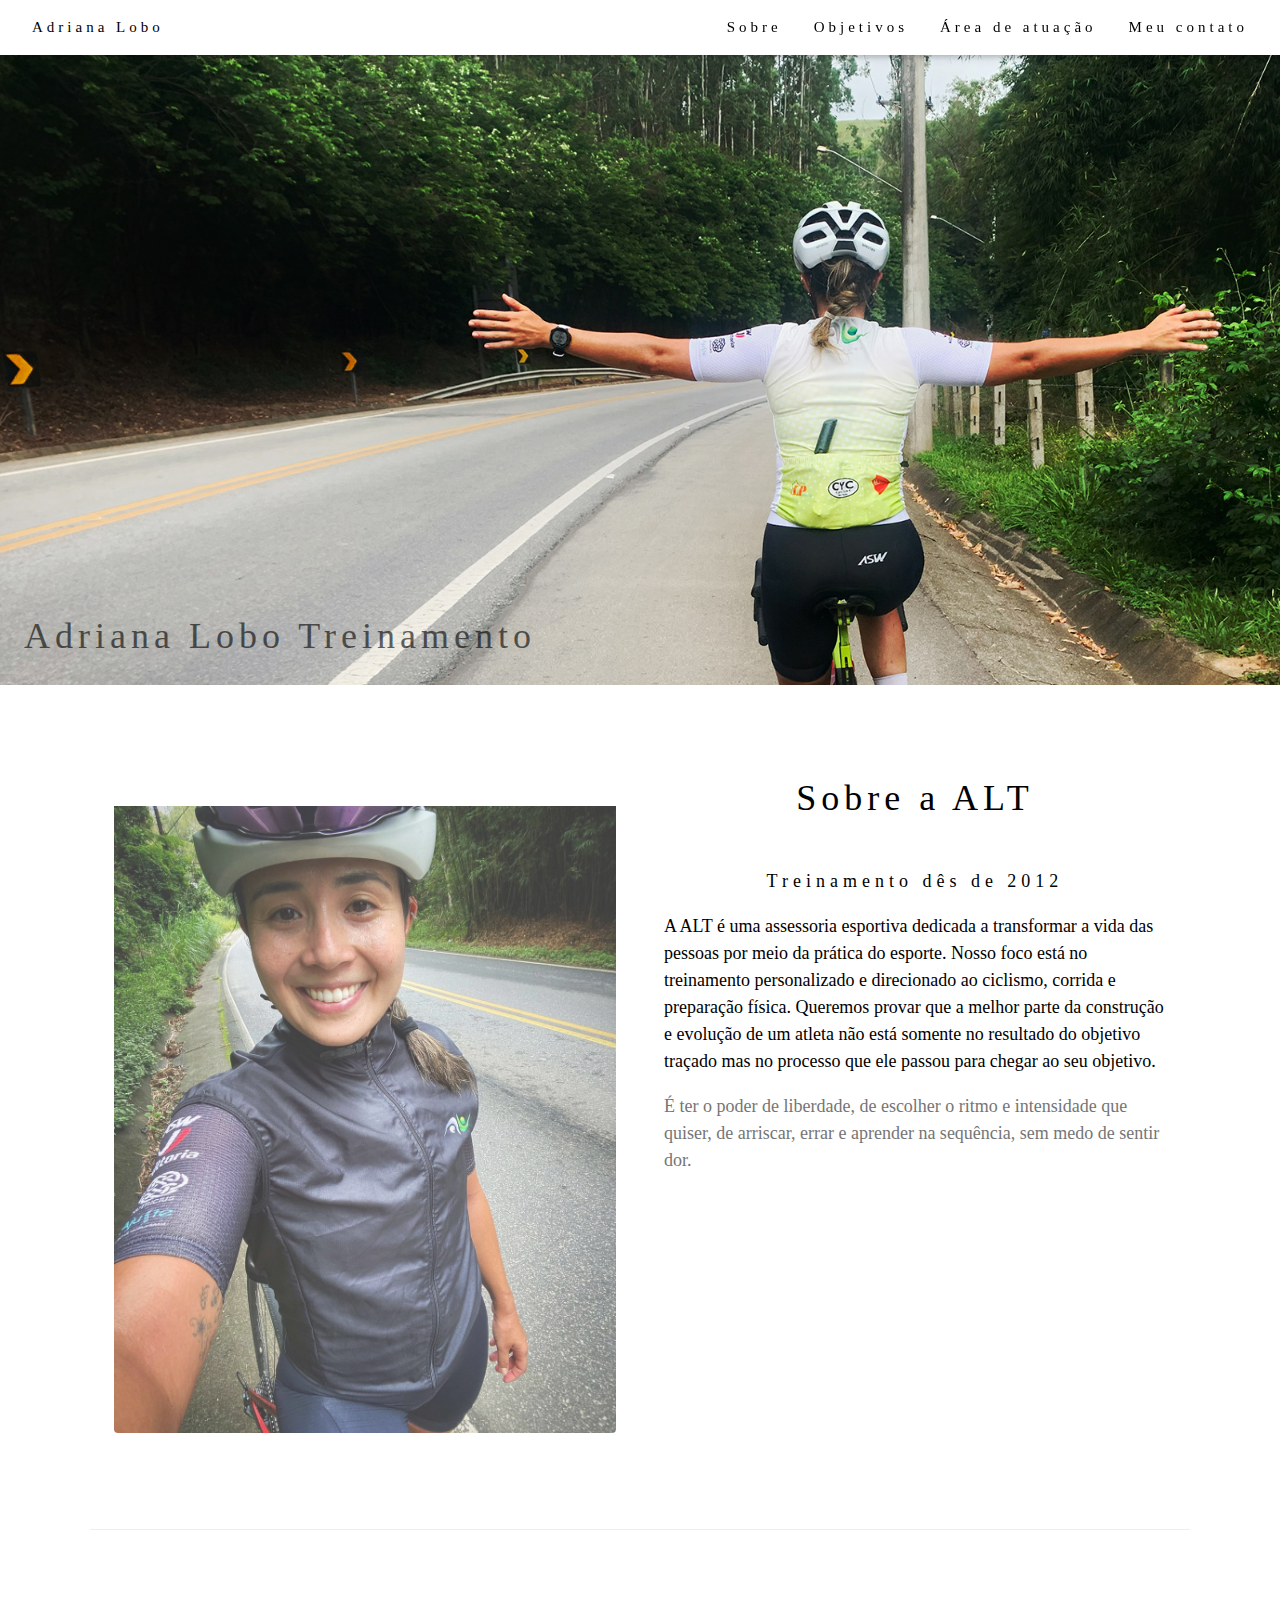
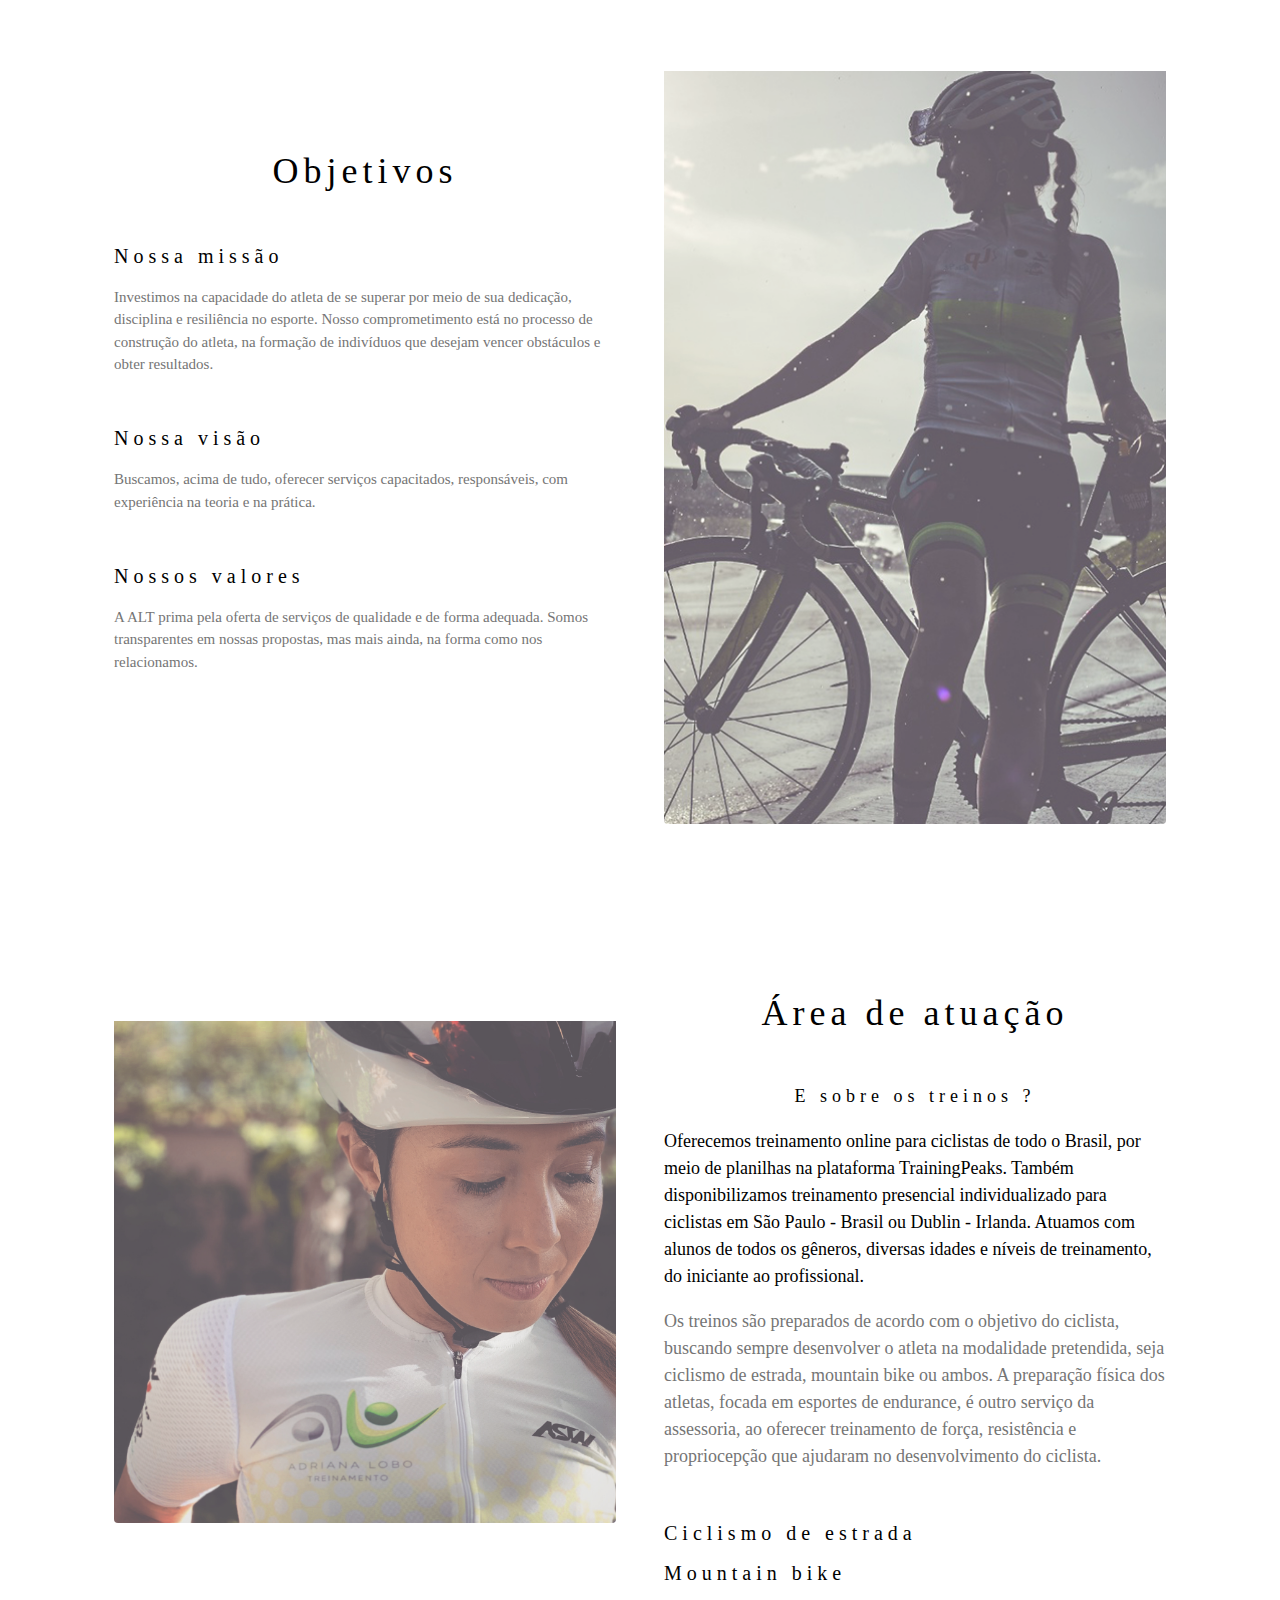
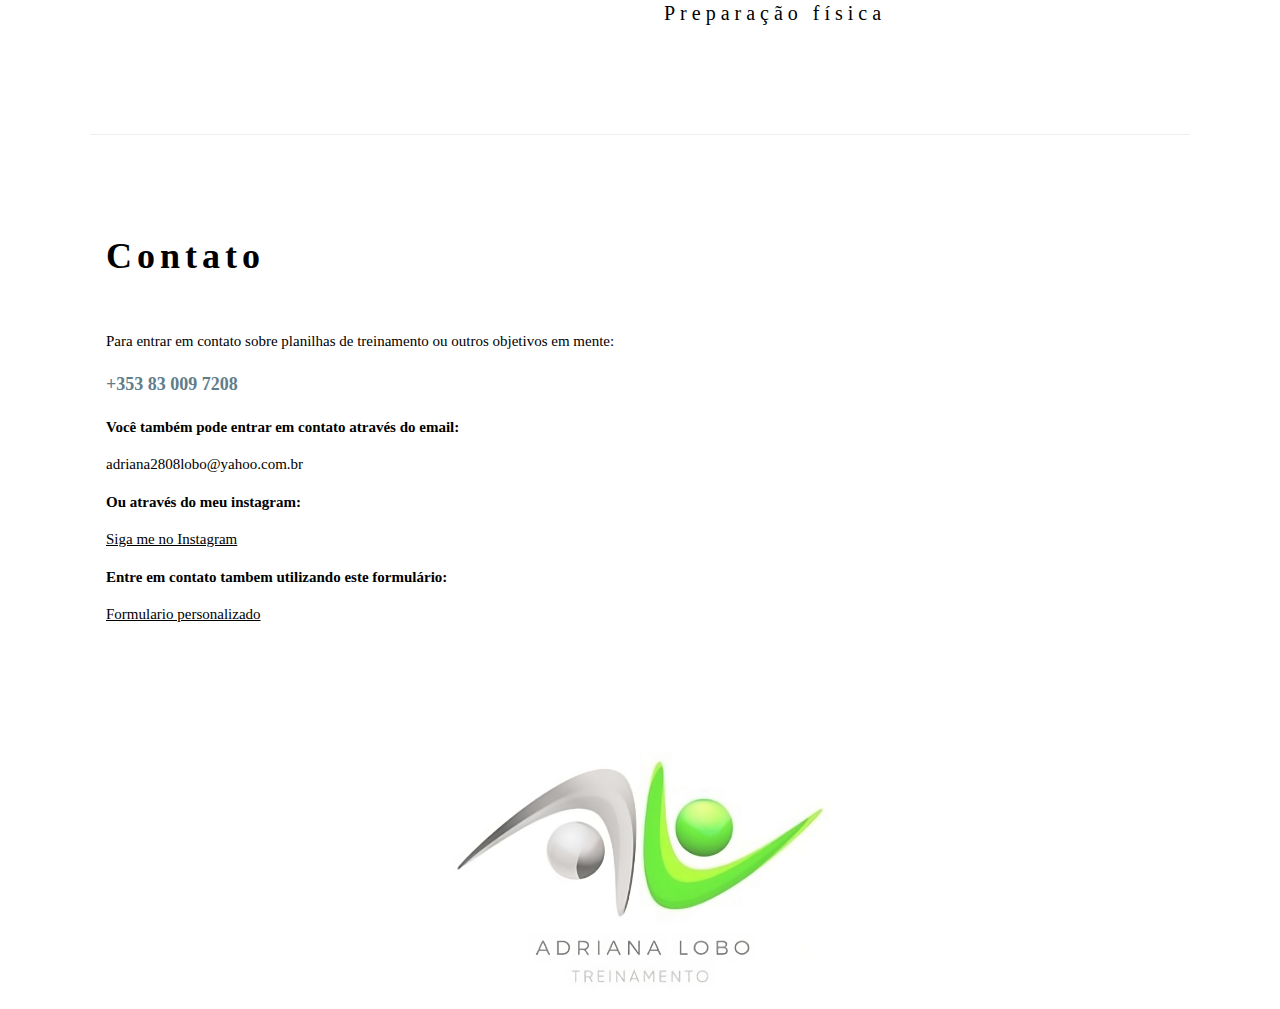
<file: index.html>
<!DOCTYPE html>
<html>
<head>
<title>Adriana lobo treinamento</title>
<meta charset="UTF-8">
<meta name="viewport" content="width=device-width, initial-scale=1">
<link rel="stylesheet" href="w3.css">
<link href="style.css" rel="stylesheet">
<style>
body {font-family: "Times New Roman", Georgia, Serif;}
h1, h2, h3, h4, h5, h6 {
  font-family: "Playfair Display";
  letter-spacing: 5px;
}
</style>
</head>
<body>

<!-- Navbar (sit on top) -->
<div class="w3-top">
  <div class="w3-bar w3-white w3-padding w3-card" style="letter-spacing:4px;">
    <a href="#home" class="w3-bar-item w3-button">Adriana Lobo</a>
    <!-- Right-sided navbar links. Hide them on small screens -->
    <div class="w3-right w3-hide-small">
      <a href="#about" class="w3-bar-item w3-button">Sobre</a>
      <a href="#objetivos" class="w3-bar-item w3-button">Objetivos</a>
      <a href="#area" class="w3-bar-item w3-button">Área de atuação</a>
      <a href="#contact" class="w3-bar-item w3-button">Meu contato</a>
    </div>
  </div>
</div>

<!-- Header -->
<header class="w3-display-container w3-content w3-wide" style="max-width:1600px;min-width:500px" id="home">
  <img class="w3-image" src="images\imagem2.jpg" alt="Adriana lobo treinamento" width="1600" height="800">
  <div class="w3-display-bottomleft w3-padding-large w3-opacity">
    <section id="textoup">
    <h1 class="w3-xxlarge">Adriana Lobo Treinamento</h1>
  </section>
  </div>
</header>

<!-- Page content -->
<div class="w3-content" style="max-width:1100px">

  <!-- About Section -->
  <div class="w3-row w3-padding-64" id="about">
    <div class="w3-col m6 w3-padding-large w3-hide-small">
     <img src="images\perfil.jpg" class="w3-round w3-image w3-opacity-min" alt="Table Setting" width="600" height="750">
    </div>

    <div class="w3-col m6 w3-padding-large">
      <h1 class="w3-center">Sobre a ALT</h1><br>
      <h5 class="w3-center">Treinamento dês de 2012</h5>
      <p class="w3-large"> A ALT é uma assessoria esportiva dedicada a transformar a vida das pessoas por meio da prática do esporte. Nosso foco está no treinamento personalizado e direcionado ao ciclismo, corrida e preparação física.
         Queremos provar que a melhor parte da construção e evolução de um atleta não está somente no resultado do objetivo traçado mas no processo que ele passou para chegar ao seu objetivo.</p>
        

      <p class="w3-large w3-text-grey w3-hide-medium">É ter o poder de liberdade, de escolher o ritmo e intensidade que quiser, de arriscar, errar e aprender na sequência, sem medo de sentir dor.</p>
    </div>
  </div>
  
  <hr>
  
  <!-- Menu Section -->
  <div class="w3-row w3-padding-64" id="objetivos">
    <div class="w3-col l6 w3-padding-large">
      <h1 class="w3-center"><br/><br/>Objetivos</h1><br>
      <h4>Nossa missão</h4>
      <p class="w3-text-grey">Investimos na capacidade do atleta de se superar por meio de sua dedicação, disciplina e resiliência no esporte. Nosso comprometimento está no processo de construção do atleta, na formação de indivíduos que desejam vencer obstáculos e obter resultados. </p><br>
    
      <h4>Nossa visão </h4>
      <p class="w3-text-grey">Buscamos, acima de tudo, oferecer serviços capacitados, responsáveis, com experiência na teoria e na prática. </p><br>
    
      <h4> Nossos valores </h4>
      <p class="w3-text-grey">A ALT prima pela oferta de serviços de qualidade e de forma adequada. Somos transparentes em nossas propostas, mas mais ainda, na forma como nos relacionamos. </p><br>
      </div>

      <div class="w3-col l6 w3-padding-large">
        <img src="images\nossamissao.jpg" class="w3-round w3-image w3-opacity-min" alt="Menu" style="width:100%">
      </div>
  </div>



  <div class="w3-row w3-padding-64" id="area">
    <div class="w3-col m6 w3-padding-large w3-hide-small">
     <img src="images\BB92E7CC-D0E0-4249-A4F3-61A98655F673.jpeg" class="w3-round w3-image w3-opacity-min" alt="Table Setting" width="600" height="750">
    </div>

    <div class="w3-col m6 w3-padding-large">
      <h1 class="w3-center">Área de atuação</h1><br>
      <h5 class="w3-center">E sobre os treinos ?</h5>
      <p class="w3-large"> Oferecemos treinamento online para ciclistas de todo o Brasil, por meio de planilhas na plataforma TrainingPeaks. Também disponibilizamos treinamento presencial individualizado para ciclistas em São Paulo - Brasil ou Dublin - Irlanda. Atuamos com alunos de  todos os gêneros, diversas idades e níveis de treinamento, do iniciante ao profissional. </p>
        <p class="w3-large"></p>
      <p class="w3-large w3-text-grey w3-hide-medium">Os treinos são preparados de acordo com o objetivo do ciclista, buscando sempre desenvolver o atleta na modalidade pretendida, seja ciclismo de estrada, mountain bike ou ambos. A preparação física dos atletas, focada em esportes de endurance, é outro serviço da assessoria, ao oferecer treinamento de força, resistência e propriocepção que ajudaram no desenvolvimento do ciclista. </p>

      <h4><br/>Ciclismo de estrada</h4>
      <h4>Mountain bike</h4>
      <h4>Preparação física</h4>
    </div>
  </div>
  <hr>

  <!-- Contact Section -->
  <div class="w3-container w3-padding-64" id="contact">
    <h1><b>Contato</b></h1><br>
    <p>Para entrar em contato sobre planilhas de treinamento ou outros objetivos em mente:</p>
    <p class="w3-text-blue-grey w3-large"><b>+353 83 009 7208 </b></p>
    <p> <b>Você também pode entrar em contato através do email: </b></p>
    <p>adriana2808lobo@yahoo.com.br</p>
    <p> <b>Ou através do meu instagram: </b></p>
    <span class="sbi_follow_btn">
      <a href="https://www.instagram.com/adrianalobo.treinamento/" target="_blank" rel="nofollow noopener">
            </svg>Siga me no Instagram</a>
 <p></p>
  </span>

  <form action="/formulario-contato" method="post">
    <p> <b> Entre em contato tambem utilizando este formulário: </b></p>
    <a href="https://docs.google.com/forms/d/1Wi6NH-dcYOsDzE4s-NR5bUQZmQWaum5zrYGz05BEoW0/edit" target="_blank" rel="nofollow noopener">
    </svg>Formulario personalizado</a>
</form>
  

</div>

<!-- Footer -->
<footer class="w3-center w3-padding-5000">
  <img src="images\rodapealta.jpeg" class="w3-round w3-image w3-opacity-min" alt="Table Setting" width="1096" height="1024">
</footer>

</body>
</html>
</file>
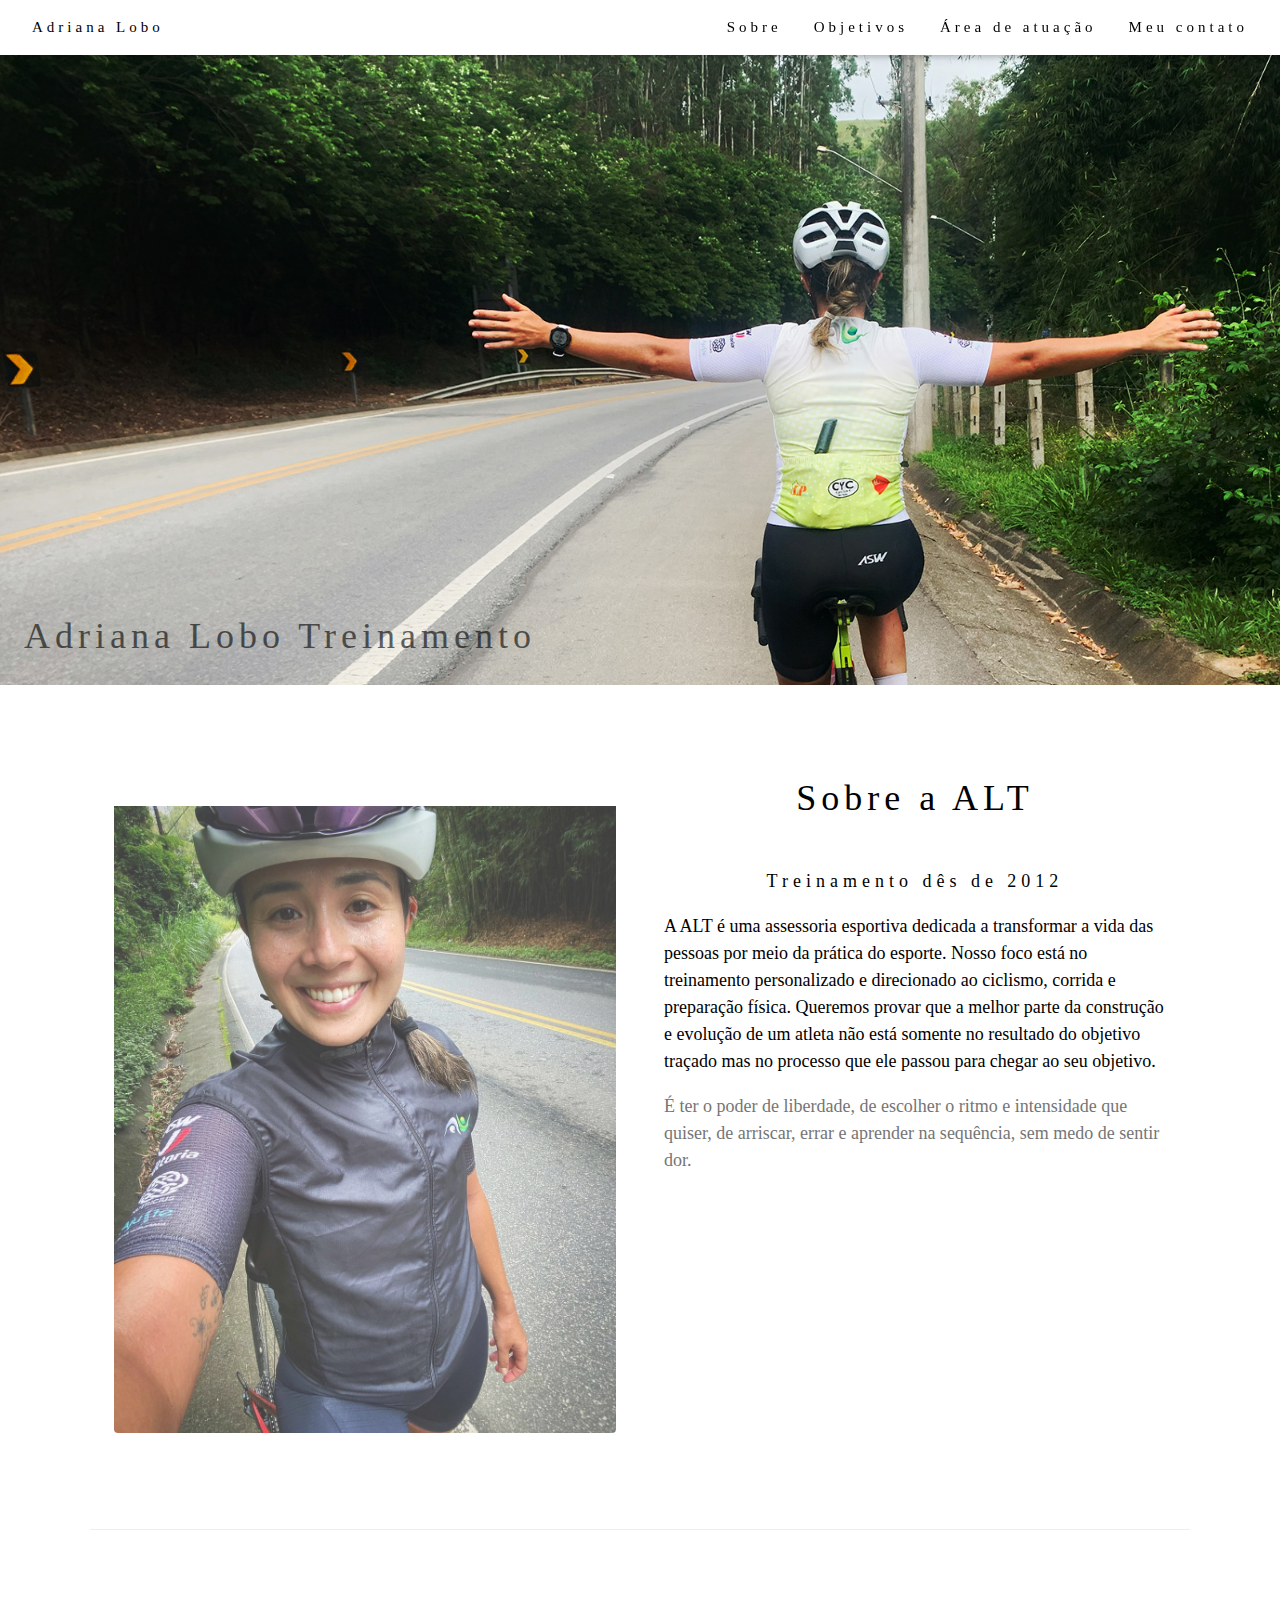
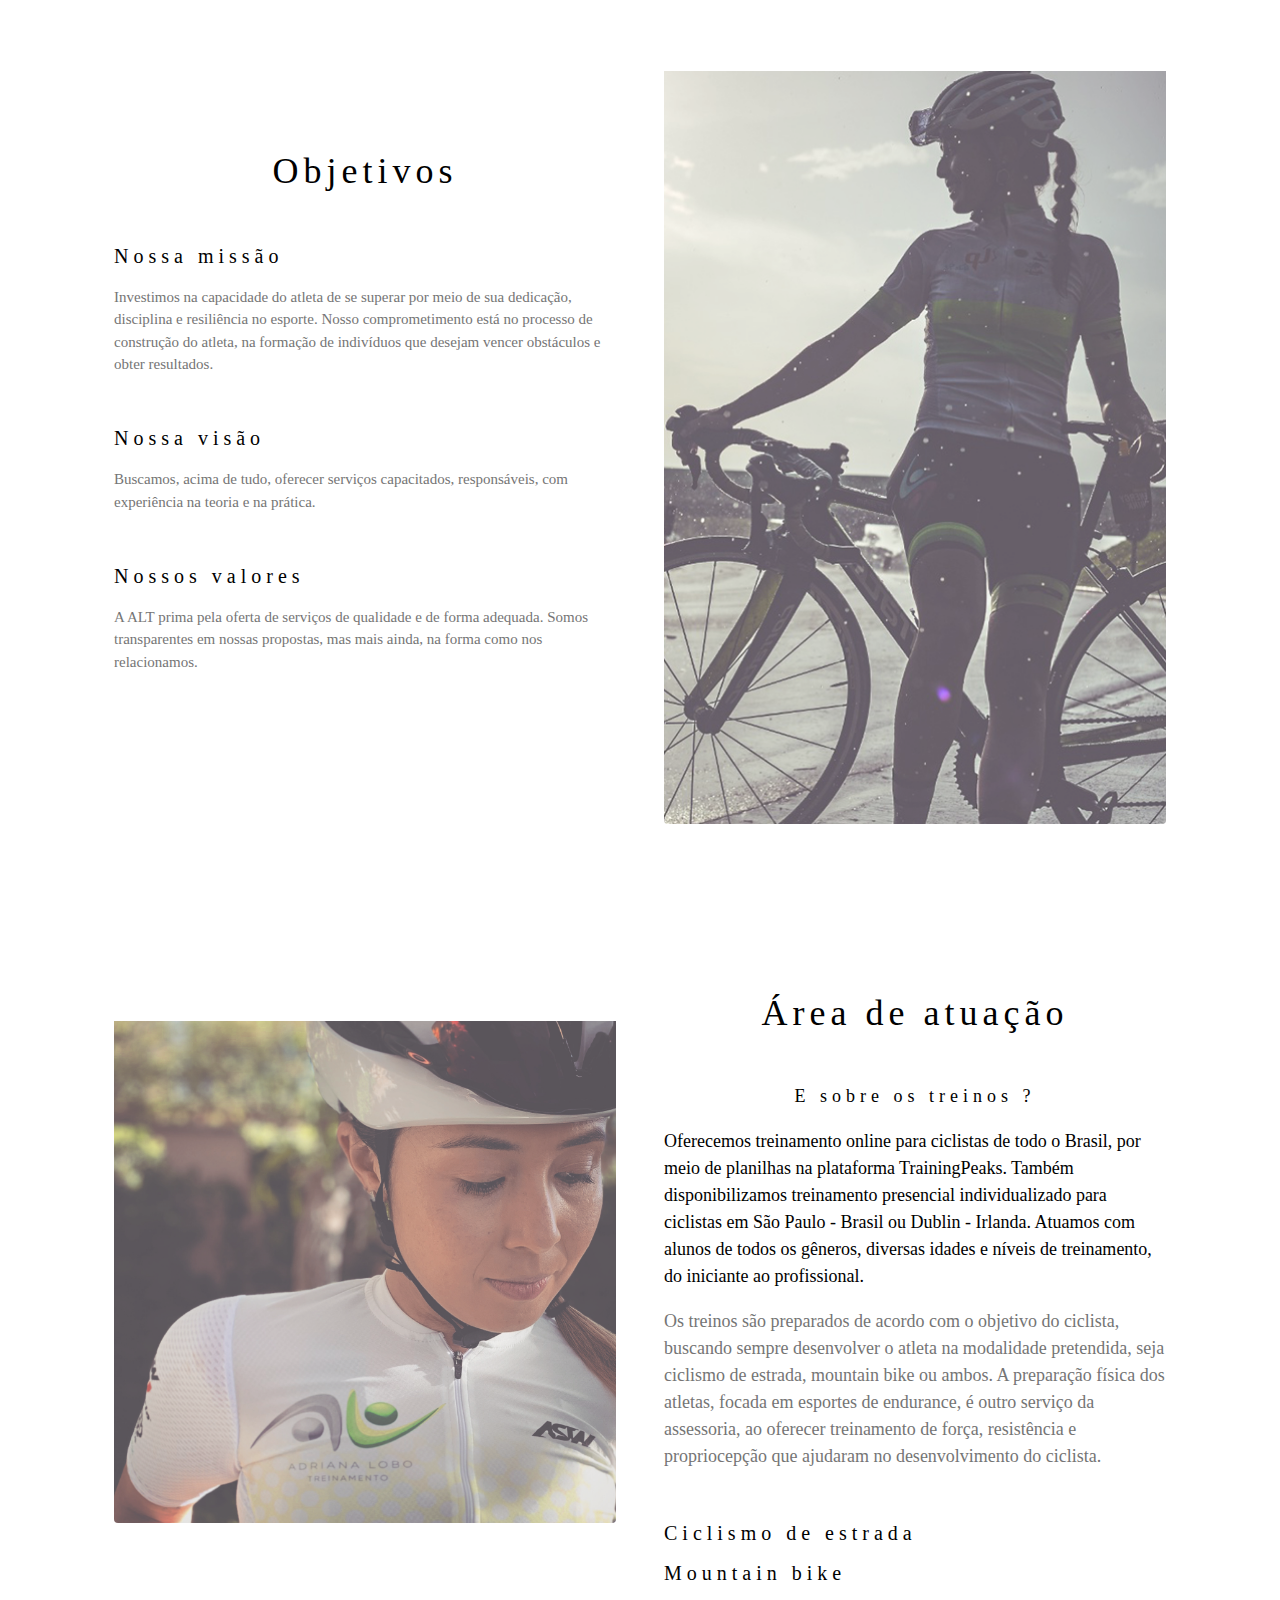
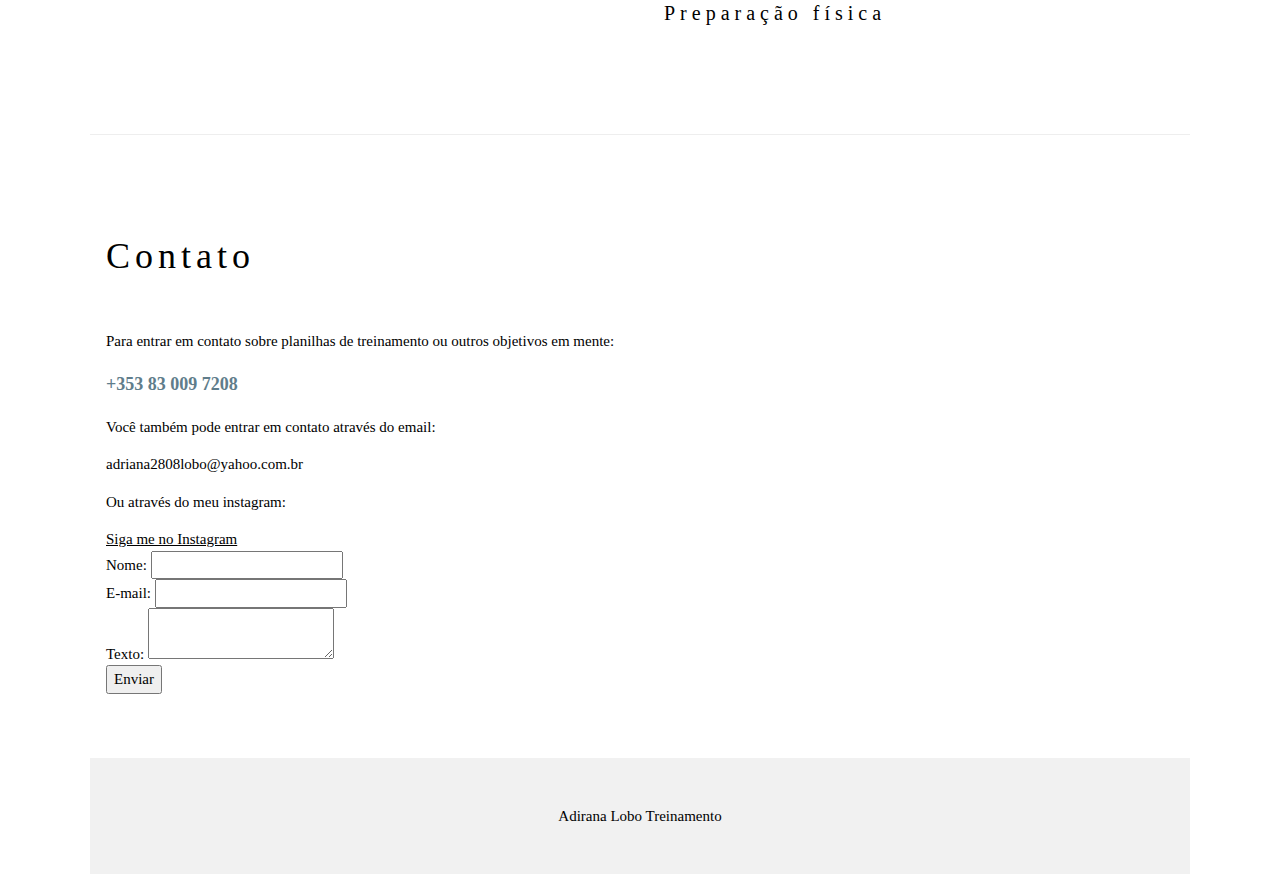
<file: page.html>
<!DOCTYPE html>
<html>
<head>
<title>Adriana lobo treinamento</title>
<meta charset="UTF-8">
<meta name="viewport" content="width=device-width, initial-scale=1">
<link rel="stylesheet" href="w3.css">
<link href="style.css" rel="stylesheet">
<style>
body {font-family: "Times New Roman", Georgia, Serif;}
h1, h2, h3, h4, h5, h6 {
  font-family: "Playfair Display";
  letter-spacing: 5px;
}
</style>
</head>
<body>

<!-- Navbar (sit on top) -->
<div class="w3-top">
  <div class="w3-bar w3-white w3-padding w3-card" style="letter-spacing:4px;">
    <a href="#home" class="w3-bar-item w3-button">Adriana Lobo</a>
    <!-- Right-sided navbar links. Hide them on small screens -->
    <div class="w3-right w3-hide-small">
      <a href="#about" class="w3-bar-item w3-button">Sobre</a>
      <a href="#objetivos" class="w3-bar-item w3-button">Objetivos</a>
      <a href="#area" class="w3-bar-item w3-button">Área de atuação</a>
      <a href="#contact" class="w3-bar-item w3-button">Meu contato</a>
    </div>
  </div>
</div>

<!-- Header -->
<header class="w3-display-container w3-content w3-wide" style="max-width:1600px;min-width:500px" id="home">
  <img class="w3-image" src="images\imagem2.jpg" alt="Adriana lobo treinamento" width="1600" height="800">
  <div class="w3-display-bottomleft w3-padding-large w3-opacity">
    <section id="textoup">
    <h1 class="w3-xxlarge">Adriana Lobo Treinamento</h1>
  </section>
  </div>
</header>

<!-- Page content -->
<div class="w3-content" style="max-width:1100px">

  <!-- About Section -->
  <div class="w3-row w3-padding-64" id="about">
    <div class="w3-col m6 w3-padding-large w3-hide-small">
     <img src="images\perfil.jpg" class="w3-round w3-image w3-opacity-min" alt="Table Setting" width="600" height="750">
    </div>

    <div class="w3-col m6 w3-padding-large">
      <h1 class="w3-center">Sobre a ALT</h1><br>
      <h5 class="w3-center">Treinamento dês de 2012</h5>
      <p class="w3-large"> A ALT é uma assessoria esportiva dedicada a transformar a vida das pessoas por meio da prática do esporte. Nosso foco está no treinamento personalizado e direcionado ao ciclismo, corrida e preparação física.
         Queremos provar que a melhor parte da construção e evolução de um atleta não está somente no resultado do objetivo traçado mas no processo que ele passou para chegar ao seu objetivo.</p>
        

      <p class="w3-large w3-text-grey w3-hide-medium">É ter o poder de liberdade, de escolher o ritmo e intensidade que quiser, de arriscar, errar e aprender na sequência, sem medo de sentir dor.</p>
    </div>
  </div>
  
  <hr>
  
  <!-- Menu Section -->
  <div class="w3-row w3-padding-64" id="objetivos">
    <div class="w3-col l6 w3-padding-large">
      <h1 class="w3-center"><br/><br/>Objetivos</h1><br>
      <h4>Nossa missão</h4>
      <p class="w3-text-grey">Investimos na capacidade do atleta de se superar por meio de sua dedicação, disciplina e resiliência no esporte. Nosso comprometimento está no processo de construção do atleta, na formação de indivíduos que desejam vencer obstáculos e obter resultados. </p><br>
    
      <h4>Nossa visão </h4>
      <p class="w3-text-grey">Buscamos, acima de tudo, oferecer serviços capacitados, responsáveis, com experiência na teoria e na prática. </p><br>
    
      <h4> Nossos valores </h4>
      <p class="w3-text-grey">A ALT prima pela oferta de serviços de qualidade e de forma adequada. Somos transparentes em nossas propostas, mas mais ainda, na forma como nos relacionamos. </p><br>
      </div>

      <div class="w3-col l6 w3-padding-large">
        <img src="images\nossamissao.jpg" class="w3-round w3-image w3-opacity-min" alt="Menu" style="width:100%">
      </div>
  </div>



  <div class="w3-row w3-padding-64" id="area">
    <div class="w3-col m6 w3-padding-large w3-hide-small">
     <img src="images\BB92E7CC-D0E0-4249-A4F3-61A98655F673.jpeg" class="w3-round w3-image w3-opacity-min" alt="Table Setting" width="600" height="750">
    </div>

    <div class="w3-col m6 w3-padding-large">
      <h1 class="w3-center">Área de atuação</h1><br>
      <h5 class="w3-center">E sobre os treinos ?</h5>
      <p class="w3-large"> Oferecemos treinamento online para ciclistas de todo o Brasil, por meio de planilhas na plataforma TrainingPeaks. Também disponibilizamos treinamento presencial individualizado para ciclistas em São Paulo - Brasil ou Dublin - Irlanda. Atuamos com alunos de  todos os gêneros, diversas idades e níveis de treinamento, do iniciante ao profissional. </p>
        <p class="w3-large"></p>
      <p class="w3-large w3-text-grey w3-hide-medium">Os treinos são preparados de acordo com o objetivo do ciclista, buscando sempre desenvolver o atleta na modalidade pretendida, seja ciclismo de estrada, mountain bike ou ambos. A preparação física dos atletas, focada em esportes de endurance, é outro serviço da assessoria, ao oferecer treinamento de força, resistência e propriocepção que ajudaram no desenvolvimento do ciclista. </p>

      <h4><br/>Ciclismo de estrada</h4>
      <h4>Mountain bike</h4>
      <h4>Preparação física</h4>
    </div>
  </div>
  <hr>

  <!-- Contact Section -->
  <div class="w3-container w3-padding-64" id="contact">
    <h1>Contato</h1><br>
    <p>Para entrar em contato sobre planilhas de treinamento ou outros objetivos em mente:</p>
    <p class="w3-text-blue-grey w3-large"><b>+353 83 009 7208 </b></p>
    <p>Você também pode entrar em contato através do email:</p>
    <p>adriana2808lobo@yahoo.com.br</p>
    <p>Ou através do meu instagram:</p>
    <span class="sbi_follow_btn">
      <a href="https://www.instagram.com/adrianalobo.treinamento/" target="_blank" rel="nofollow noopener">
            </svg>Siga me no Instagram</a>

  </span>

  <form action="/formulario-contato" method="post">
    <div>
        <label for="nome">Nome:</label>
        <input type="texto" id="nome" name="nome_usuario">
    </div>
    <div>
        <label for="email">E-mail:</label>
        <input type="email" id="email" name="email_usuario">
    </div>
    <div>
        <label for="texto">Texto:</label>
        <textarea id="texto" name="texto_usuario"></textarea>
    </div>
    <div class="button">
      <button type="submit">Enviar</button>
    </div>
</form>
  
    <!--
    <form action="/action_page.php" target="_blank">
      <p><input class="w3-input w3-padding-16" type="text" placeholder="Name" required name="Name"></p>
      <p><input class="w3-input w3-padding-16" type="number" placeholder="How many people" required name="People"></p>
      <p><input class="w3-input w3-padding-16" type="datetime-local" placeholder="Date and time" required name="date" value="2020-11-16T20:00"></p>
      <p><input class="w3-input w3-padding-16" type="text" placeholder="Message \ Special requirements" required name="Message"></p>
      <p><button class="w3-button w3-light-grey w3-section" type="submit">SEND MESSAGE</button></p>
    </form>
  </div>
  -->
  
<!-- End page content -->
</div>

<!-- Footer -->
<footer class="w3-center w3-light-grey w3-padding-32">
  <p>Adirana Lobo Treinamento</a></p>
</footer>

</body>
</html>
</file>
<file: style.css>
#textoup
.w3-xxlarge {
    color: black;
    opacity: 100;
    font-size: xx-large;   
}

.w3-image {
    padding-top: 3rem;
}
</file>
